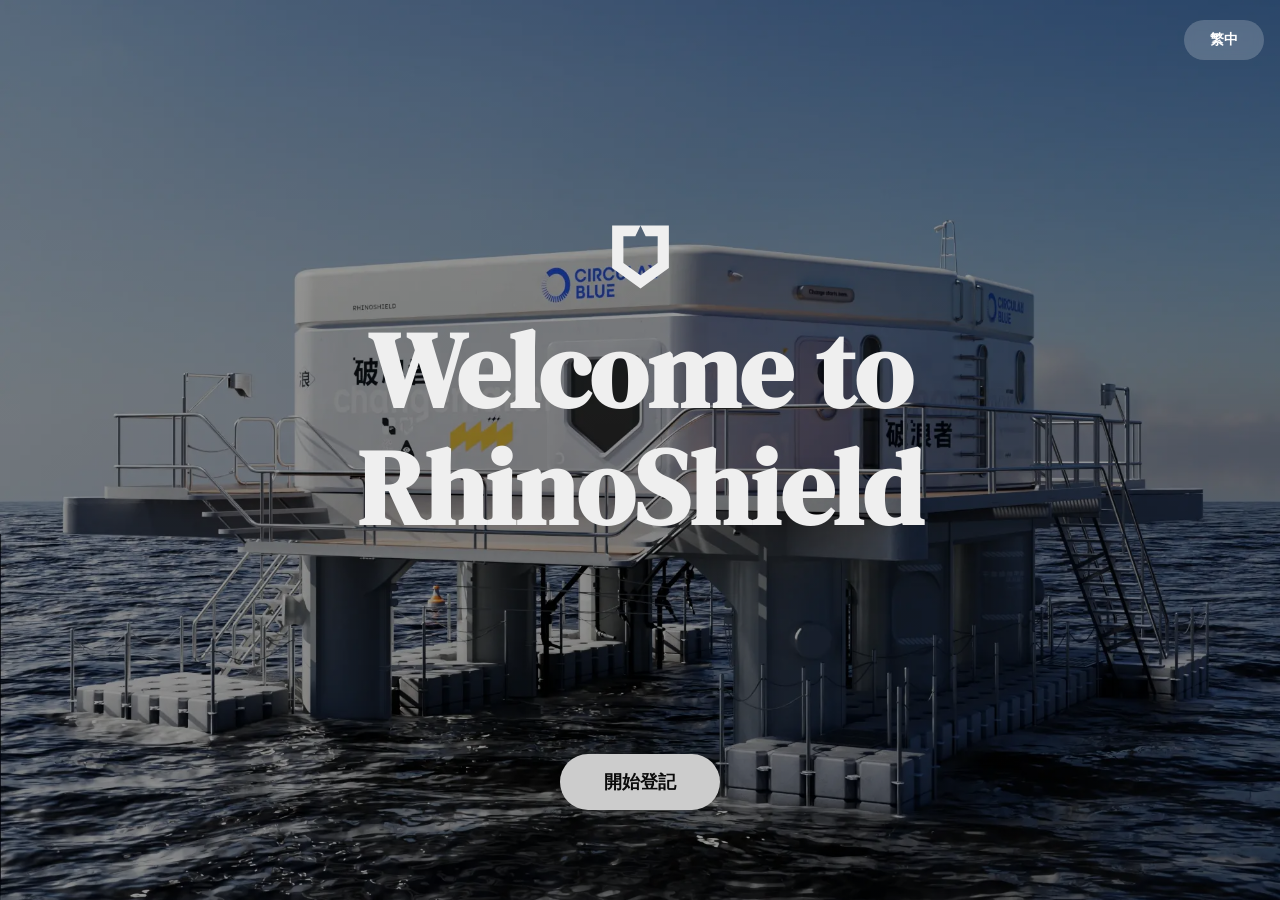
<file: index.html>
<!DOCTYPE html>
<html lang="zh-TW">

<head>
  <meta charset="UTF-8" />
  <meta name="viewport" content="width=device-width, initial-scale=1.0" />
  <title>RhinoShield Visitor Check-in</title>
  <link rel="stylesheet" href="style.css">
  <link href="https://fonts.googleapis.com/css2?family=DM+Sans:wght@400;500;600&family=DM+Serif+Display&display=swap"
    rel="stylesheet" />
</head>

<body>
  <div class="lang-dropdown" onclick="toggleMenu(event)">
    <button class="lang-dropbtn" id="lang-current">繁中</button>
    <div class="lang-dropdown-content" id="lang-content">
      <div onclick="event.stopPropagation(); switchLang('zh', '繁中')">繁中</div>
      <div onclick="event.stopPropagation(); switchLang('en', 'EN')">EN</div>
      <div onclick="event.stopPropagation(); switchLang('fr', 'FR')">FR</div>
    </div>
  </div>
  <div class="card">
    <div class="screen active" id="s1">
      <div class="s1-top">
        <div class="logo-box"></div>
        <h1>Welcome to<br>RhinoShield</h1>
      </div>
      <div class="footer">
        <button class="enter-btn" onclick="go('s2')" data-i18n="checkin">開始登記</button>
      </div>
    </div>
    <div class="screen" id="s-photo">
      <div class="s2-body" style="text-align:center;">
        <h2 style="font-family:'DM Serif Display'; margin-bottom:20px; color:#ccc" data-i18n="take_photo">Take a Photo
        </h2>
        <video id="video" width="100%" autoplay playsinline ></video>
        <canvas id="canvas" style="display:none;"></canvas>

        <button class="submit-btn" onclick="takePhoto()" data-i18n="take_submit">送出</button>
        <button class="back-btn" onclick="backToForm()" data-i18n="btn_back">
          上一步
        </button>
      </div>
    </div>
    <div class="screen" id="s2">
      <div class="s2-header">
        <div class="logo-box" style="width:32px; height:32px; margin:0; border-radius:6px; background-size: contain;">
        </div>
        <div>
          <h2 style="font-family:'DM Serif Display'; font-size:20px;" data-i18n="form_title">訪客登記表</h2>
        </div>
      </div>
      <div class="s2-body">
        <div class="field">
          <label data-i18n="label_name">姓名</label>
          <input type="text" id="f-name" autocomplete="off" />
        </div>
        <div class="field">
          <label data-i18n="label_email">信箱</label>
          <input type="email" id="f-email" autocomplete="off" oninput="showEmailTip()" />
          <div id="email-tip">
            請確認您的信箱是否正確
          </div>
        </div>
        <div class="field">
          <label data-i18n="label_phone">電話</label>
          <input type="tel" id="f-phone" autocomplete="off" />
        </div>
        <div class="field">
          <label data-i18n="label_purpose">來訪目的</label>
          <select id="f-purpose" onchange="checkPurpose(this.value)">
            <option value="" disabled selected data-i18n="select_placeholder">請選擇來訪目的</option>
            <option value="面試" data-i18n="opt_interview">面試</option>
            <option value="商務會議" data-i18n="opt_meeting">商務會議</option>
            <option value="廠商送貨" data-i18n="opt_delivery">廠商送貨</option>
            <option value="參訪" data-i18n="opt_visit">參訪</option>
            <option value="其他" data-i18n="opt_other">其他</option>
          </select>
        </div>
        <div class="field" id="other-purpose-wrap" style="display: none;">
          <label data-i18n="label_specific">請註明目的</label>
          <input type="text" id="f-purpose-other" autocomplete="off" />
        </div>
        <button class="submit-btn" onclick="submitForm()" data-i18n="btn_submit">下一步
        </button>
      </div>
    </div>

    <div class="screen" id="s3">
      <div class="s3-body">
        <div class="success-icon-wrap">
          <div class="success-icon">✓</div>
        </div>

        <h2 class="success-title" data-i18n="success_title">登記成功</h2>

        <div class="photo-result-container">
          <img id="photo-result" alt="Visitor Photo">
        </div>

        <p class="success-desc" data-i18n="success_desc">我們已收到您的登記，請稍候人員接待。</p>

        <button class="done-btn" onclick="location.reload()" data-i18n="btn_done">完成</button>
      </div>
    </div>
  </div>

  <script>
    const i18n = {
      zh: {
        welcome: "歡迎來到<br>RhinoShield",
        checkin: "開始登記",
        take_photo: "拍張照吧",
        take_submit: "下一步",
        form_title: "訪客登記表",
        label_name: "姓名",
        label_email: "信箱",
        label_phone: "電話",
        label_purpose: "來訪目的",
        label_specific: "請註明目的",
        select_placeholder: "請選擇來訪目的",
        opt_interview: "面試",
        opt_meeting: "商務會議",
        opt_delivery: "廠商送貨",
        opt_visit: "參訪",
        opt_other: "其他",
        btn_submit: "送出",
        success_title: "登記成功",
        success_desc: "我們已收到您的登記，請稍候人員接待。",
        btn_done: "完成",
        alert_fill: "請填寫所有欄位",
        alert_email: "請輸入正確的 Email 格式",
        alert_purpose: "請註明具體的來訪目的",
        btn_back: "返回",
        email_confirm: "請確認您的信箱是否正確"
      },
      en: {
        welcome: "Welcome to<br>RhinoShield",
        checkin: "Check In",
        take_photo: "Take a Photo",
        take_submit: "Take & Submit",
        form_title: "Visitor Form",
        label_name: "Full Name",
        label_email: "Email Address",
        label_phone: "Phone Number",
        label_purpose: "Purpose of Visit",
        label_specific: "Specific Purpose",
        select_placeholder: "Select purpose",
        opt_interview: "Interview",
        opt_meeting: "Business Meeting",
        opt_delivery: "Delivery",
        opt_visit: "Visit",
        opt_other: "Other",
        btn_submit: "Submit",
        success_title: "Successful",
        success_desc: "Registration received.",
        btn_done: "Done",
        alert_fill: "Please fill in all fields",
        alert_email: "Please enter a valid email",
        alert_purpose: "Please specify your purpose",
        btn_back: "Back to Edit",
        email_confirm: "Please confirm if your email is correct"
      },
      fr: {
        welcome: "Bienvenue chez<br>RhinoShield",
        checkin: "Enregistrer",
        take_photo: "Prendre une photo",
        take_submit: "Prendre & Envoyer",
        form_title: "Formulaire Visiteur",
        label_name: "Nom Complet",
        label_email: "Adresse Email",
        label_phone: "Téléphone",
        label_purpose: "Motif de la visite",
        label_specific: "Précisez le motif",
        select_placeholder: "Choisissez le motif",
        opt_interview: "Entretien",
        opt_meeting: "Réunion d'affaires",
        opt_delivery: "Livraison",
        opt_visit: "Visite",
        opt_other: "Autre",
        btn_submit: "Envoyer",
        success_title: "Réussi",
        success_desc: "Enregistrement reçu. Veuillez patienter.",
        btn_done: "Terminé",
        alert_fill: "Veuillez remplir tous les champs",
        alert_email: "Veuillez entrer un email valide",
        alert_purpose: "Veuillez préciser votre motif",
        btn_back: "Retour au formulaire",
        email_confirm: "Veuillez confirmer si votre e-mail est correct"
      }
    };
    function toggleMenu(event) {
      event.stopPropagation();
      const content = document.getElementById('lang-content');
      content.classList.toggle('show');
    }

    document.addEventListener('click', () => {
      document.getElementById('lang-content').classList.remove('show');
    });

    let currentLang = 'zh';

    function switchLang(lang, label) {
      currentLang = lang;
      document.getElementById('lang-current').innerText = label;
      document.body.setAttribute('data-lang', lang);

      document.querySelectorAll('[data-i18n]').forEach(el => {
        const key = el.getAttribute('data-i18n');
        if (i18n[lang][key]) {
          el.innerHTML = i18n[lang][key];
        }
      });
      const content = document.getElementById('lang-content');
      content.classList.remove('show');

      document.activeElement.blur();
    }
    function go(id) {
      document.querySelectorAll('.screen').forEach(s => s.classList.remove('active'));
      document.getElementById(id).classList.add('active');
    }

    let stream;
    function checkPurpose(val) {
      const otherWrap = document.getElementById('other-purpose-wrap');
      if (val === '其他') {
        otherWrap.style.display = 'block';
      } else {
        otherWrap.style.display = 'none';
      }
    }
    async function submitForm() {
      const f = (id) => document.getElementById(id).value.trim();
      const emailValue = f('f-email');
      const purposeValue = f('f-purpose');
      if (!f('f-name') || !emailValue || !f('f-phone') || !purposeValue) {
        return alert(i18n[currentLang].alert_fill);
      }
      if (purposeValue === '其他' && !f('f-purpose-other')) {
        return alert(i18n[currentLang].alert_purpose);
      }
      if (!emailValue.includes('@')) {
        return alert(i18n[currentLang].alert_email); return;
      }

      go('s-photo');

      try {
        stream = await navigator.mediaDevices.getUserMedia({ video: { facingMode: "user" } });
        document.getElementById('video').srcObject = stream;
      } catch (err) {
        alert("無法開啟相機，請檢查權限");
        go('s3');
      }
    }
    function backToForm() {
      if (stream) {
        stream.getTracks().forEach(track => track.stop());
        stream = null;
      }

      go('s2');
    }
    function showEmailTip() {
      const emailInput = document.getElementById('f-email');
      const tip = document.getElementById('email-tip');

      if (emailInput.value.length > 0) {
        tip.style.display = 'block';
      } else {
        tip.style.display = 'none';
      }
    }
    function takePhoto() {
      try {
        const video = document.getElementById('video');
        const canvas = document.getElementById('canvas');
        const context = canvas.getContext('2d');


        canvas.width = video.videoWidth || 640;
        canvas.height = video.videoHeight || 480;
        context.drawImage(video, 0, 0, canvas.width, canvas.height);

        const imageData = canvas.toDataURL('image/png');
        const resultImg = document.getElementById('photo-result');
        if (resultImg) {
          resultImg.src = imageData;
        }
        const scriptURL = 'https://script.google.com/macros/s/AKfycbzOEgbRyERNm80Z7r9oQ9u4Q9sh9TXaVUrV1tWsDcpwZVQRpWk5HJ7X89xuypdijRp3/exec';
        const payload = {
          name: document.getElementById('f-name').value,
          email: document.getElementById('f-email').value,
          phone: document.getElementById('f-phone').value,
          purpose: document.getElementById('f-purpose').value === '其他'
            ? document.getElementById('f-purpose-other').value
            : document.getElementById('f-purpose').value
        };

        fetch(scriptURL, {
          method: 'POST',
          mode: 'no-cors',
          headers: {
            'Content-Type': 'text/plain'
          },
          body: JSON.stringify(payload)
        })
          .then(() => console.log('Data sent to Google Sheets'))
          .catch(err => console.error('Error:', err));
        if (stream) {
          stream.getTracks().forEach(track => track.stop());
          stream = null;
        }

        go('s3');
      } catch (e) {
        console.error("拍照失敗:", e);
        go('s3');
      }

    }
  </script>
</body>

</html>
</file>
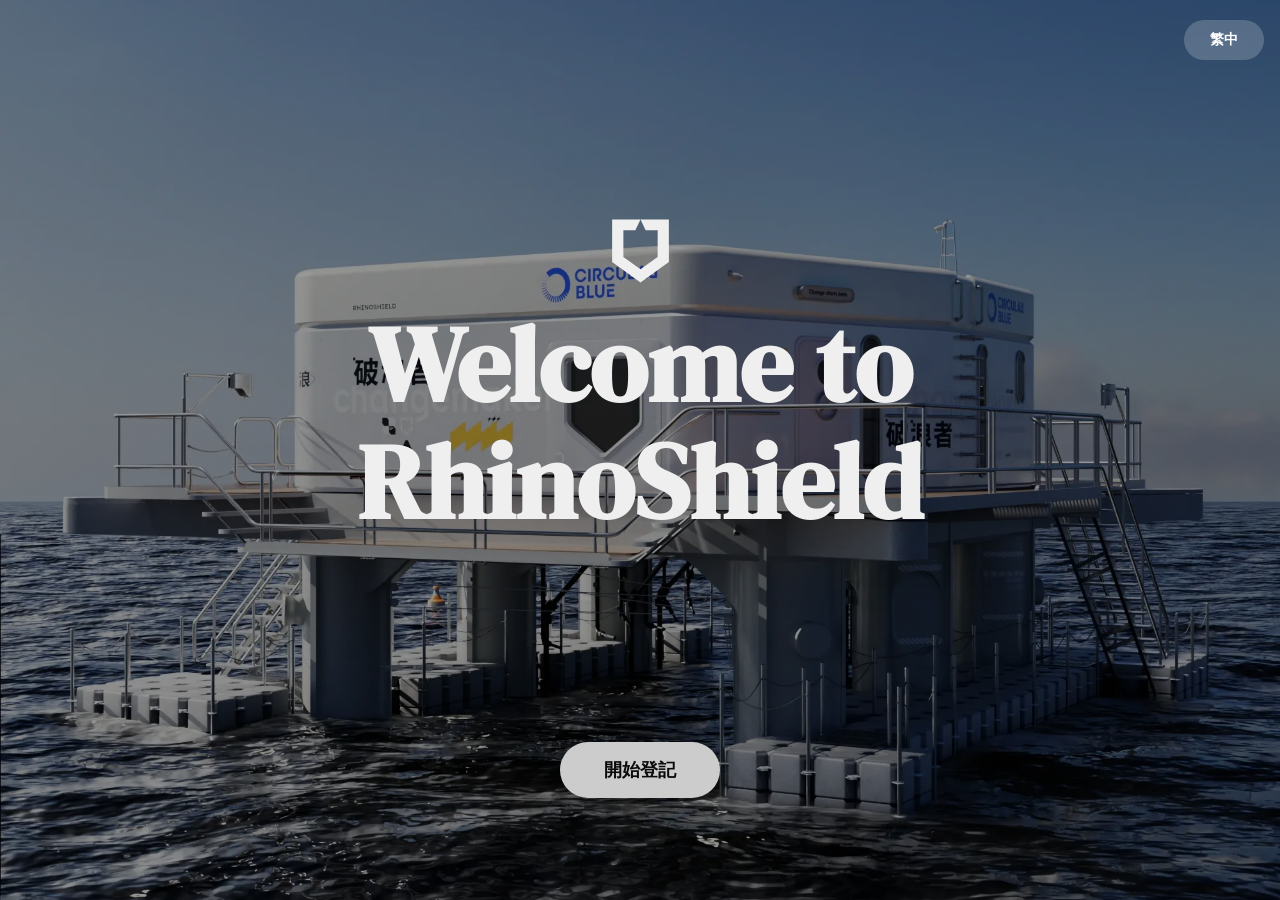
<file: rhinoshield_visitor_v2.html>
<!DOCTYPE html>
<html lang="zh-TW">

<head>
  <meta charset="UTF-8" />
  <meta name="viewport" content="width=device-width, initial-scale=1.0" />
  <title>RhinoShield Visitor Check-in</title>
  <link href="https://fonts.googleapis.com/css2?family=DM+Sans:wght@400;500;600&family=DM+Serif+Display&display=swap"
    rel="stylesheet" />
  <style>
    * {
      box-sizing: border-box;
      margin: 0;
      padding: 0;
    }

    body {
      min-height: 100dvh;
      background-image: linear-gradient(rgba(0, 0, 0, 0.4), rgba(0, 0, 0, 0.4)), url('/image/circular-blue.webp');
      background-size: cover;
      background-position: center;
      background-attachment: fixed;
      display: flex;
      align-items: center;
      justify-content: center;
      padding: 1rem;
      font-family: 'DM Sans', sans-serif;
      overflow: hidden;
    }

    .lang-dropdown {
      position: fixed;
      top: calc(20px + env(safe-area-inset-top));
      right: 16px;
      z-index: 1000;
      padding-bottom: 8px;
      cursor: pointer !important;
    }

    .lang-dropbtn {
      background: rgba(255, 255, 255, 0.2);
      backdrop-filter: blur(5px);
      color: white;
      -webkit-backdrop-filter: blur(10px);
      /* Safari */
      display: flex;
      align-items: center;
      justify-content: center;
      padding: 0;
      font-size: 14px;
      font-weight: 600;
      border: 1px solid rgba(255, 255, 255, 0.3);
      border-radius: 50px;
      transition: all 0.3s ease;
      width: 80px;
      height: 40px;
      cursor: pointer !important;
      border: none !important;
      outline: none;


    }

    .lang-dropbtn:hover {
      background: rgba(255, 255, 255, 0.4);
    }

    .lang-dropdown-content {
      visibility: hidden;
      position: absolute;
      top: 40px;
      right: 0;
      background-color: white;
      width: 80px;
      box-shadow: 0px 8px 16px rgba(0, 0, 0, 0.2);
      border-radius: 12px;
      margin-top: 4px;
      overflow: hidden;
      animation: fadeInUp 0.3s ease-out;
      cursor: pointer;
      opacity: 0;
      z-index: 1001;
    }

    .lang-dropdown-content div {
      color: black;
      padding: 12px 16px;
      text-decoration: none;
      display: block;
      cursor: pointer;
      text-align: center;
      font-size: 14px;
      transition: background 0.2s;
    }

    .lang-dropdown-content div:hover {
      background-color: #f1f1f1;
    }

    .lang-dropdown-content.show {
      visibility: visible;
      opacity: 1;
      transform: translateY(0);
    }

    .lang-dropdown::after {
      content: "";
      position: absolute;
      top: 40px;
      right: 0;
      width: 100%;
      height: 15px;
    }



    .lang-dropdown-content div:hover {
      background-color: #f1f1f1;
      cursor: pointer !important;
    }


    .card {
      width: 100%;
      max-width: 1080px;
      min-height: 600px;
      display: flex;
      flex-direction: column;
      position: relative;
    }

    .screen {
      display: none !important;
      height: 100%;
      flex-direction: column;
    }

    .screen.active {
      display: flex !important;
    }

    #s1 {
      display: flex;
      flex-direction: column;
      justify-content: space-between;
      text-align: center;
      height: 80dvh;
      text-align: center;
      padding-bottom: 12px;
    }

    @keyframes fadeInUp {
      from {
        opacity: 0;
        transform: translateY(-30px);
      }

      to {
        opacity: 1;
        transform: translateY(0);
      }
    }

    .s1-top {
      animation: fadeInUp 1s ease-out forwards;
      flex: 1;
      display: flex;
      flex-direction: column;
      justify-content: center;
      padding-bottom: 8vh;
    }

    .logo-box {
      width: 64px;
      height: 64px;
      background-color: #efefef;
      -webkit-mask: url(./image/rhinoshield-only-logo.svg) no-repeat center;
      mask: url(./image/rhinoshield-only-logo.svg) no-repeat center;
      -webkit-mask-size: contain;
      mask-size: contain;
      margin: 0 auto 1.5rem;
    }

    .s1-top h1 {
      font-family: 'DM Serif Display', serif;
      font-size: 106px;
      color: #efefef;
      line-height: 1.1;
      word-break: break-word;
    }

    .s2-header .logo-box {
      filter: invert(1);
    }


    .footer {
      display: flex;
      justify-content: center;
      align-items: center;
      margin-top: auto;
    }

    .enter-btn {
      width: 160px;
      background: #ccc;
      color: #0a0a0a;
      font-size: 18px;
      font-weight: 600;
      border: none;
      padding: 16px;
      cursor: pointer;
      border-radius: 50px;
      transition: all 0.3s ease;
      cursor: pointer;
    }

    .enter-btn:hover {
      background: #fff;
    }

    #s2,
    #s3 {
      background: rgba(255, 255, 255, 0.9);
      backdrop-filter: blur(4px);
      border-radius: 20px;
      height: auto;
    }

    #s2 {
      max-height: none;
      overflow: visible;
    }

    #s3 {
      background: rgba(255, 255, 255, 0.98);
      backdrop-filter: blur(10px);
    }

    .s2-header {
      padding: 1.5rem 2rem;
      border-bottom: 1px solid rgba(0, 0, 0, 0.1);
      display: flex;
      align-items: center;
      gap: 12px;
    }

    .s2-body {
      padding: 2rem;
      overflow-y: visible;
      display: block;
    }

    .back-btn {
      width: 100%;
      background: rgba(255, 255, 255, 0.1);
      outline: none;
      color: rgba(255, 255, 255, 0.8);
      padding: 16px;
      border-radius: 12px;
      font-size: 16px;
      font-weight: 600;
      cursor: pointer;
      transition: all 0.3s ease;
      margin-top: 4px;
      display: inline-flex;
      align-items: center;
      justify-content: center;
      backdrop-filter: blur(5px);
    }

    .back-btn:hover {
      background: rgba(255, 255, 255, 0.2);
      color: #fff;
    }


    .field {
      margin-bottom: 1.5rem;
      display: flex;
      flex-direction: column;
      align-items: flex-start;
      width: 100%;
    }

    .field label {
      display: block;
      font-size: 12px;
      font-weight: 600;
      color: #333;
      margin-bottom: 8px;
      text-transform: uppercase;
    }

    .field input,
    .field textarea {
      width: 100%;
      background: #fff;
      border: 1px solid #ccc;
      border-radius: 12px;
      padding: 14px;
      font-size: 16px;
      outline: none;
      word-break: break-all;
    }

    .field input:focus {
      border-color: #000;
    }

    .submit-btn {
      width: 100%;
      background: #ccc;
      color: #000;
      padding: 16px;
      border-radius: 12px;
      border: none;
      font-size: 16px;
      font-weight: 600;
      cursor: pointer;
      margin-top: 1rem;

    }

    #s-photo .s2-body {
      display: flex;
      flex-direction: column;
      align-items: center;
      justify-content: center;
      gap: 15px;
    }

    #video {
      width: 100%;
      max-width: 640px;
      max-height: 40vh;
      border-radius: 20px;
      background: #000;
      object-fit: cover;
    }

    .submit-btn:hover {
      background-color: #fff;

    }

    .s3-body {
      padding: 3rem 2rem;
      display: flex;
      flex-direction: column;
      align-items: center;
      justify-content: center;
    }

    .success-icon-wrap {
      width: 80px;
      height: 80px;
      background: #000;
      border-radius: 50%;
      display: flex;
      align-items: center;
      justify-content: center;
      margin-bottom: 1.5rem;
      animation: scaleIn 0.5s cubic-bezier(0.175, 0.885, 0.32, 1.275);
    }

    .success-icon {
      color: #fff;
      font-size: 40px;
      font-weight: bold;
    }

    .success-title {
      font-family: 'DM Serif Display', serif;
      font-size: 32px;
      color: #000;
      margin-bottom: 1rem;
    }

    .photo-result-container {
      width: 180px;
      height: 180px;
      overflow: hidden;
      box-shadow: 0 10px 25px rgba(0, 0, 0, 0.1);
      margin: 1.5rem 0;
    }

    #photo-result {
      width: 100%;
      height: 100%;
      object-fit: cover;
    }

    .success-desc {
      color: #666;
      font-size: 12px;
      max-width: 240px;
      line-height: 1.5;
      margin-bottom: 2rem;
    }

    .done-btn {
      background: none;
      border: 1px solid #ccc;
      padding: 10px 30px;
      border-radius: 50px;
      color: #888;
      font-size: 14px;
      cursor: pointer;
      transition: all 0.3s;
    }

    .done-btn:hover {
      background: #000;
      color: #fff;
      border-color: #000;
    }

    .field select {
      width: 100%;
      background: #fff;
      border: 1px solid #ccc;
      border-radius: 10px;
      padding: 14px;
      font-size: 16px;
      outline: none;
      appearance: none;
      background-image: url("data:image/svg+xml;charset=UTF-8,%3Csvg xmlns='http://www.w3.org/2000/svg' viewBox='0 0 24 24' fill='none' stroke='black' stroke-width='2' stroke-linecap='round' stroke-linejoin='round'%3E%3Cpolyline points='6 9 12 15 18 9'%3E%3C/polyline%3E%3C/svg%3E");
      background-repeat: no-repeat;
      background-position: right 14px center;
      background-size: 16px;
    }


    @keyframes scaleIn {
      from {
        transform: scale(0);
        opacity: 0;
      }

      to {
        transform: scale(1);
        opacity: 1;
      }
    }

    @media (max-width: 1024px) {
      .s1-top h1 {
        font-size: 80px;
        padding-bottom: 0;
      }
    }

    @media (max-width: 768px) {
      .card {
        height: 80dvh;
        min-height: auto;
        justify-content: flex-start !important;
        flex-direction: column;
        display: flex;
      }


      .s1-top h1 {
        font-size: 56px;
        padding: 0 12px;
      }

      .logo-box {
        width: 48px;
        height: 48px;

      }

      #s2 {
        position: relative;
        z-index: 10;
        margin-top: 0;
      }

      .s2-header {
        padding: 1.2rem;
      }

      .s2-header h2 {
        white-space: nowrap;
      }

      .s2-body {
        overflow-y: auto;
        padding: 1rem 1.5rem;
        -webkit-overflow-scrolling: touch;
        
      }
      

      .enter-btn {
        width: 140px;
        padding: 14px;
        font-size: 16px;
      }

      .screen.active {
        display: flex;
        flex-direction: column;
        height: 100%;
      }

      #video {
        max-height: 35vh;
      }
      

      .lang-dropdown {
        top: calc(15px + env(safe-area-inset-top));
      }

      .lang-dropbtn {
        width: 68px;
        height: 36px;
        font-size: 12px;
      }

      .lang-dropdown-content {
        width: 68px;

      }
   
    }


    /* iPhone SE */
    @media (max-height: 670px) {
      .s1-top h1 {
        font-size: 36px;
      }

      .logo-box {
        width: 40px;
        height: 40px;
        margin-bottom: 1rem;
      }
    }
  </style>
</head>

<body>
  <div class="lang-dropdown" onclick="toggleMenu(event)">
    <button class="lang-dropbtn" id="lang-current">繁中</button>
    <div class="lang-dropdown-content" id="lang-content">
      <div onclick="event.stopPropagation(); switchLang('zh', '繁中')">繁中</div>
      <div onclick="event.stopPropagation(); switchLang('en', 'EN')">EN</div>
      <div onclick="event.stopPropagation(); switchLang('fr', 'FR')">FR</div>
    </div>
  </div>
  <div class="card">
    <div class="screen active" id="s1">
      <div class="s1-top">
        <div class="logo-box"></div>
        <h1>Welcome to<br>RhinoShield</h1>
      </div>
      <div class="footer">
        <button class="enter-btn" onclick="go('s2')" data-i18n="checkin">開始登記</button>
      </div>
    </div>
    <div class="screen" id="s-photo">
      <div class="s2-body" style="text-align:center;">
        <h2 style="font-family:'DM Serif Display'; margin-bottom:20px; color:#ccc" data-i18n="take_photo">Take a Photo
        </h2>
        <video id="video" width="100%" autoplay playsinline style="border-radius:20px; background:#000;"></video>
        <canvas id="canvas" style="display:none;"></canvas>

        <button class="submit-btn" onclick="takePhoto()" data-i18n="take_submit">送出</button>
        <button class="back-btn" onclick="backToForm()" data-i18n="btn_back">
          上一步
        </button>
      </div>
    </div>
    <div class="screen" id="s2">
      <div class="s2-header">
        <div class="logo-box" style="width:32px; height:32px; margin:0; border-radius:6px; background-size: contain;">
        </div>
        <div>
          <h2 style="font-family:'DM Serif Display'; font-size:20px;" data-i18n="form_title">訪客登記表</h2>
        </div>
      </div>
      <div class="s2-body">
        <div class="field">
          <label data-i18n="label_name">姓名</label>
          <input type="text" id="f-name" autocomplete="off" />
        </div>
        <div class="field">
          <label data-i18n="label_email">信箱</label>
          <input type="email" id="f-email" autocomplete="off" />
        </div>
        <div class="field">
          <label data-i18n="label_phone">電話</label>
          <input type="tel" id="f-phone" autocomplete="off" />
        </div>
        <div class="field">
          <label data-i18n="label_purpose">來訪目的</label>
          <select id="f-purpose" onchange="checkPurpose(this.value)">
            <option value="" disabled selected data-i18n="select_placeholder">請選擇來訪目的</option>
            <option value="面試" data-i18n="opt_interview">面試</option>
            <option value="商務會議" data-i18n="opt_meeting">商務會議</option>
            <option value="廠商送貨" data-i18n="opt_delivery">廠商送貨</option>
            <option value="參訪" data-i18n="opt_visit">參訪</option>
            <option value="其他" data-i18n="opt_other">其他</option>
          </select>
        </div>
        <div class="field" id="other-purpose-wrap" style="display: none;">
          <label data-i18n="label_specific">請註明目的</label>
          <input type="text" id="f-purpose-other" autocomplete="off" />
        </div>
        <button class="submit-btn" onclick="submitForm()" data-i18n="btn_submit">下一步
        </button>
      </div>
    </div>

    <div class="screen" id="s3">
      <div class="s3-body">
        <div class="success-icon-wrap">
          <div class="success-icon">✓</div>
        </div>

        <h2 class="success-title" data-i18n="success_title">登記成功</h2>

        <div class="photo-result-container">
          <img id="photo-result" alt="Visitor Photo">
        </div>

        <p class="success-desc" data-i18n="success_desc">我們已收到您的登記，請稍候人員接待。</p>

        <button class="done-btn" onclick="location.reload()" data-i18n="btn_done">完成</button>
      </div>
    </div>
  </div>

  <script>
    const i18n = {
      zh: {
        welcome: "歡迎來到<br>RhinoShield",
        checkin: "開始登記",
        take_photo: "拍張照吧",
        take_submit: "下一步",
        form_title: "訪客登記表",
        label_name: "姓名",
        label_email: "信箱",
        label_phone: "電話",
        label_purpose: "來訪目的",
        label_specific: "請註明目的",
        select_placeholder: "請選擇來訪目的",
        opt_interview: "面試",
        opt_meeting: "商務會議",
        opt_delivery: "廠商送貨",
        opt_visit: "參訪",
        opt_other: "其他",
        btn_submit: "送出",
        success_title: "登記成功",
        success_desc: "我們已收到您的登記，請稍候人員接待。",
        btn_done: "完成",
        alert_fill: "請填寫所有欄位",
        alert_email: "請輸入正確的 Email 格式",
        alert_purpose: "請註明具體的來訪目的",
        btn_back: "返回"
      },
      en: {
        welcome: "Welcome to<br>RhinoShield",
        checkin: "Check In",
        take_photo: "Take a Photo",
        take_submit: "Take & Submit",
        form_title: "Visitor Form",
        label_name: "Full Name",
        label_email: "Email Address",
        label_phone: "Phone Number",
        label_purpose: "Purpose of Visit",
        label_specific: "Specific Purpose",
        select_placeholder: "Select purpose",
        opt_interview: "Interview",
        opt_meeting: "Business Meeting",
        opt_delivery: "Delivery",
        opt_visit: "Visit",
        opt_other: "Other",
        btn_submit: "Submit",
        success_title: "Successful",
        success_desc: "Registration received.",
        btn_done: "Done",
        alert_fill: "Please fill in all fields",
        alert_email: "Please enter a valid email",
        alert_purpose: "Please specify your purpose",
        btn_back: "Back to Edit",
      },
      fr: {
        welcome: "Bienvenue chez<br>RhinoShield",
        checkin: "Enregistrer",
        take_photo: "Prendre une photo",
        take_submit: "Prendre & Envoyer",
        form_title: "Formulaire Visiteur",
        label_name: "Nom Complet",
        label_email: "Adresse Email",
        label_phone: "Téléphone",
        label_purpose: "Motif de la visite",
        label_specific: "Précisez le motif",
        select_placeholder: "Choisissez le motif",
        opt_interview: "Entretien",
        opt_meeting: "Réunion d'affaires",
        opt_delivery: "Livraison",
        opt_visit: "Visite",
        opt_other: "Autre",
        btn_submit: "Envoyer",
        success_title: "Réussi",
        success_desc: "Enregistrement reçu. Veuillez patienter.",
        btn_done: "Terminé",
        alert_fill: "Veuillez remplir tous les champs",
        alert_email: "Veuillez entrer un email valide",
        alert_purpose: "Veuillez préciser votre motif",
        btn_back: "Retour au formulaire",
      }
    };
    function toggleMenu(event) {
      event.stopPropagation();
      const content = document.getElementById('lang-content');
      content.classList.toggle('show');
    }

    document.addEventListener('click', () => {
      document.getElementById('lang-content').classList.remove('show');
    });

    let currentLang = 'en';

    function switchLang(lang, label) {
      currentLang = lang;
      document.getElementById('lang-current').innerText = label;
      document.body.setAttribute('data-lang', lang);

      document.querySelectorAll('[data-i18n]').forEach(el => {
        const key = el.getAttribute('data-i18n');
        if (i18n[lang][key]) {
          el.innerHTML = i18n[lang][key];
        }
      });
      const content = document.getElementById('lang-content');
      content.classList.remove('show');

      document.activeElement.blur();
    }
    function go(id) {
      document.querySelectorAll('.screen').forEach(s => s.classList.remove('active'));
      document.getElementById(id).classList.add('active');
    }

    let stream;
    function checkPurpose(val) {
      const otherWrap = document.getElementById('other-purpose-wrap');
      if (val === '其他') {
        otherWrap.style.display = 'block';
      } else {
        otherWrap.style.display = 'none';
      }
    }
    async function submitForm() {
      const f = (id) => document.getElementById(id).value.trim();
      const emailValue = f('f-email');
      const purposeValue = f('f-purpose');
      if (!f('f-name') || !emailValue || !f('f-phone') || !purposeValue) {
        return alert(i18n[currentLang].alert_fill);
      }
      if (purposeValue === '其他' && !f('f-purpose-other')) {
        return alert(i18n[currentLang].alert_purpose);
      }
      if (!emailValue.includes('@')) {
        return alert(i18n[currentLang].alert_email); return;
      }

      go('s-photo');

      try {
        stream = await navigator.mediaDevices.getUserMedia({ video: { facingMode: "user" } });
        document.getElementById('video').srcObject = stream;
      } catch (err) {
        alert("無法開啟相機，請檢查權限");
        go('s3');
      }
    }
    function backToForm() {
      if (stream) {
        stream.getTracks().forEach(track => track.stop());
        stream = null;
      }

      go('s2');
    }

    function takePhoto() {
      try {
        const video = document.getElementById('video');
        const canvas = document.getElementById('canvas');
        const context = canvas.getContext('2d');


        canvas.width = video.videoWidth || 640;
        canvas.height = video.videoHeight || 480;
        context.drawImage(video, 0, 0, canvas.width, canvas.height);

        const imageData = canvas.toDataURL('image/png');
        const resultImg = document.getElementById('photo-result');
        if (resultImg) {
          resultImg.src = imageData;
        }
        const scriptURL = 'https://script.google.com/macros/s/AKfycbzOEgbRyERNm80Z7r9oQ9u4Q9sh9TXaVUrV1tWsDcpwZVQRpWk5HJ7X89xuypdijRp3/exec';
        const payload = {
          name: document.getElementById('f-name').value,
          email: document.getElementById('f-email').value,
          phone: document.getElementById('f-phone').value,
          purpose: document.getElementById('f-purpose').value === '其他'
            ? document.getElementById('f-purpose-other').value
            : document.getElementById('f-purpose').value
        };

        fetch(scriptURL, {
          method: 'POST',
          mode: 'no-cors',
          headers: {
            'Content-Type': 'text/plain'
          },
          body: JSON.stringify(payload)
        })
          .then(() => console.log('Data sent to Google Sheets'))
          .catch(err => console.error('Error:', err));
        if (stream) {
          stream.getTracks().forEach(track => track.stop());
          stream = null;
        }

        go('s3');
      } catch (e) {
        console.error("拍照失敗:", e);
        go('s3');
      }

    }
  </script>
</body>

</html>
</file>
<file: style.css>
* {
  box-sizing: border-box;
  margin: 0;
  padding: 0;
}

body {
  min-height: 100dvh;
  background-image: linear-gradient(rgba(0, 0, 0, 0.4), rgba(0, 0, 0, 0.4)), url('./image/circular-blue.webp');
  background-size: cover;
  background-position: center;
  background-attachment: fixed;
  display: flex;
  align-items: center;
  justify-content: center;
  padding: 1rem;
  font-family: 'DM Sans', sans-serif;
  overflow-y: auto;
}

.lang-dropdown {
  position: fixed;
  top: calc(20px + env(safe-area-inset-top));
  right: 16px;
  z-index: 1000;
  padding-bottom: 8px;
  cursor: pointer !important;
}

.lang-dropbtn {
  background: rgba(255, 255, 255, 0.2);
  backdrop-filter: blur(5px);
  color: white;
  -webkit-backdrop-filter: blur(10px);
  display: flex;
  align-items: center;
  justify-content: center;
  padding: 0;
  font-size: 14px;
  font-weight: 600;
  border: 1px solid rgba(255, 255, 255, 0.3);
  border-radius: 50px;
  transition: all 0.3s ease;
  width: 80px;
  height: 40px;
  cursor: pointer !important;
  border: none !important;
  outline: none;
}

.lang-dropbtn:hover {
  background: rgba(255, 255, 255, 0.4);
}

.lang-dropdown-content {
  visibility: hidden;
  position: absolute;
  top: 40px;
  right: 0;
  background-color: white;
  width: 80px;
  box-shadow: 0px 8px 16px rgba(0, 0, 0, 0.2);
  border-radius: 12px;
  margin-top: 4px;
  overflow: hidden;
  animation: fadeInUp 0.3s ease-out;
  cursor: pointer;
  opacity: 0;
  z-index: 1001;
}

.lang-dropdown-content div {
  color: black;
  padding: 12px 16px;
  text-decoration: none;
  display: block;
  cursor: pointer;
  text-align: center;
  font-size: 14px;
  transition: background 0.2s;
}

.lang-dropdown-content div:hover {
  background-color: #f1f1f1;
}

.lang-dropdown-content.show {
  visibility: visible;
  opacity: 1;
  transform: translateY(0);
}

.lang-dropdown::after {
  content: "";
  position: absolute;
  top: 40px;
  right: 0;
  width: 100%;
  height: 15px;
}

.card {
  width: 100%;
  max-width: 1080px;
  min-height: 600px;
  display: flex;
  flex-direction: column;
  position: relative;
}

.screen {
  display: none !important;
  height: 100%;
  flex-direction: column;
}

.screen.active {
  display: flex !important;
}

#s1 {
  display: flex;
  flex-direction: column;
  justify-content: space-between;
  text-align: center;
  height: 80dvh;
}

@keyframes fadeInUp {
  from {
    opacity: 0;
    transform: translateY(-30px);
  }

  to {
    opacity: 1;
    transform: translateY(0);
  }
}

#email-tip {
  color: #ff4d4f;
  font-size: 11px;
  margin-top: 6px;
  font-weight: 500;
  display: none;
  animation: fadeInTip 0.3s ease-out;
  padding-left: 2px;
}

@keyframes fadeInTip {
  from {
    opacity: 0;
    transform: translateY(-5px);
  }

  to {
    opacity: 1;
    transform: translateY(0);
  }
}

.s1-top {
  animation: fadeInUp 1s ease-out forwards;
  flex: 1;
  display: flex;
  flex-direction: column;
  justify-content: center;
  padding-bottom: 8vh;
}

.logo-box {
  width: 64px;
  height: 64px;
  background-color: #efefef;
  -webkit-mask: url(./image/rhinoshield-only-logo.svg) no-repeat center;
  mask: url(./image/rhinoshield-only-logo.svg) no-repeat center;
  -webkit-mask-size: contain;
  mask-size: contain;
  margin: 0 auto 1.5rem;
}

.s1-top h1 {
  font-family: 'DM Serif Display', serif;
  font-size: 106px;
  color: #efefef;
  line-height: 1.1;
  word-break: break-word;
}

.s2-header .logo-box {
  filter: invert(1);
}

.footer {
  display: flex;
  justify-content: center;
  align-items: center;
  margin-top: auto;
}

.enter-btn {
  width: 160px;
  background: #ccc;
  color: #0a0a0a;
  font-size: 18px;
  font-weight: 600;
  border: none;
  padding: 16px;
  cursor: pointer;
  border-radius: 50px;
  transition: all 0.3s ease;
}

.enter-btn:hover {
  background: #fff;
}

#s2,
#s3 {
  background: rgba(255, 255, 255, 0.9);
  backdrop-filter: blur(4px);
  border-radius: 20px;
  height: auto;
}

#s2 {
  max-height: none;
  overflow: visible;
}

#s3 {
  background: rgba(255, 255, 255, 0.98);
  backdrop-filter: blur(10px);
}

.s2-header {
  padding: 1.5rem 2rem;
  border-bottom: 1px solid rgba(0, 0, 0, 0.1);
  display: flex;
  align-items: center;
  gap: 12px;
}

.s2-body {
  padding: 2rem;
  overflow-y: visible;
  display: block;
}

.back-btn {
  width: 100%;
  background: rgba(255, 255, 255, 0.1);
  outline: none;
  border: none;
  color: rgba(255, 255, 255, 0.8);
  padding: 16px;
  border-radius: 12px;
  font-size: 16px;
  font-weight: 600;
  cursor: pointer;
  transition: all 0.3s ease;
  margin-top: 4px;
  display: inline-flex;
  align-items: center;
  justify-content: center;
  backdrop-filter: blur(3px);
}

.back-btn:hover {
  background: rgba(255, 255, 255, 0.2);
  color: #fff;
}

.field {
  margin-bottom: 1.5rem;
  display: flex;
  flex-direction: column;
  align-items: flex-start;
  width: 100%;
}

.field label {
  display: block;
  font-size: 12px;
  font-weight: 600;
  color: #333;
  margin-bottom: 8px;
  text-transform: uppercase;
}

.field input,
.field textarea {
  width: 100%;
  background: #fff;
  border: 1px solid #ccc;
  border-radius: 12px;
  padding: 14px;
  font-size: 16px;
  outline: none;
  word-break: break-all;
}

.field input:focus {
  border-color: #000;
}

.submit-btn {
  width: 100%;
  background: #ccc;
  color: #000;
  padding: 16px;
  border-radius: 12px;
  border: none;
  font-size: 16px;
  font-weight: 600;
  cursor: pointer;
  margin-top: 1rem;
}

#s-photo .s2-body {
  display: flex;
  flex-direction: column;
  align-items: center;
  justify-content: center;
  gap: 12px;
}

#video {
  width: 100%;
  max-width: 640px;
  max-height: 40vh;
  border-radius: 12px;
  background: #000;
  object-fit: cover;
}

.submit-btn:hover {
  background-color: #fff;
}

.s3-body {
  padding: 3rem 2rem;
  display: flex;
  flex-direction: column;
  align-items: center;
  justify-content: center;
}

.success-icon-wrap {
  width: 80px;
  height: 80px;
  background: #000;
  border-radius: 50%;
  display: flex;
  align-items: center;
  justify-content: center;
  margin-bottom: 1.5rem;
  animation: scaleIn 0.5s cubic-bezier(0.175, 0.885, 0.32, 1.275);
}

.success-icon {
  color: #fff;
  font-size: 40px;
  font-weight: bold;
}

.success-title {
  font-family: 'DM Serif Display', serif;
  font-size: 32px;
  color: #000;
  margin-bottom: 1rem;
}

.photo-result-container {
  width: 180px;
  height: 180px;
  overflow: hidden;
  box-shadow: 0 10px 25px rgba(0, 0, 0, 0.1);
  margin: 1.5rem 0;
}

#photo-result {
  width: 100%;
  height: 100%;
  object-fit: cover;
}

.success-desc {
  color: #666;
  font-size: 12px;
  max-width: 240px;
  line-height: 1.5;
  margin-bottom: 2rem;
}

.done-btn {
  background: none;
  border: 1px solid #ccc;
  padding: 10px 30px;
  border-radius: 50px;
  color: #888;
  font-size: 14px;
  cursor: pointer;
  transition: all 0.3s;
}

.done-btn:hover {
  background: #000;
  color: #fff;
  border-color: #000;
}

.field select {
  width: 100%;
  background: #fff;
  border: 1px solid #ccc;
  border-radius: 10px;
  padding: 14px;
  font-size: 16px;
  outline: none;
  appearance: none;
  background-image: url("data:image/svg+xml;charset=UTF-8,%3Csvg xmlns='http://www.w3.org/2000/svg' viewBox='0 0 24 24' fill='none' stroke='black' stroke-width='2' stroke-linecap='round' stroke-linejoin='round'%3E%3Cpolyline points='6 9 12 15 18 9'%3E%3C/polyline%3E%3C/svg%3E");
  background-repeat: no-repeat;
  background-position: right 14px center;
  background-size: 16px;
}

@keyframes scaleIn {
  from {
    transform: scale(0);
    opacity: 0;
  }

  to {
    transform: scale(1);
    opacity: 1;
  }
}

@media (max-width: 1024px) {
  .s1-top h1 {
    font-size: 80px;
    padding-bottom: 0;
  }
}

@media (max-width: 768px) {
  body {
    padding-top: calc(80px + env(safe-area-inset-top)) !important;
    display: block !important;
  }

  .card {
    height: auto !important;
    max-height: none !important;
    margin: 40px auto;
    width: 90% !important;
    min-height: auto;
    justify-content: flex-start !important;
    flex-direction: column;
    touch-action: none;
    margin: 0 auto 40px auto !important;
    margin-bottom: calc(20px + env(safe-area-inset-bottom)) !important;
    display: block;
  }

  .s1-top h1 {
    font-size: 56px;
    padding: 0 12px;
  }

  .logo-box {
    width: 48px;
    height: 48px;
  }

  #s2 {
    position: relative;
    z-index: 10;
  }

  .s2-header {
    padding: 1.2rem;
  }

  .s2-header h2 {
    white-space: nowrap;
  }

  .s2-body {
    overflow-y: auto !important;
    display: flex;
    flex-direction: column;
  }

  .enter-btn {
    width: 140px;
    padding: 14px;
    font-size: 16px;
  }

  .screen.active {
    display: flex;
    flex-direction: column;
    height: 100%;
  }

  #video {
    max-height: 35vh;
  }

  .lang-dropdown {
    top: calc(15px + env(safe-area-inset-top));
  }

  .lang-dropbtn {
    width: 68px;
    height: 36px;
    font-size: 12px;
  }

  .lang-dropdown-content {
    width: 68px;
  }
}

@media (max-height: 670px) {
  .s1-top h1 {
    font-size: 36px;
  }

  .logo-box {
    width: 40px;
    height: 40px;
    margin-bottom: 1rem;
  }
}
</file>
